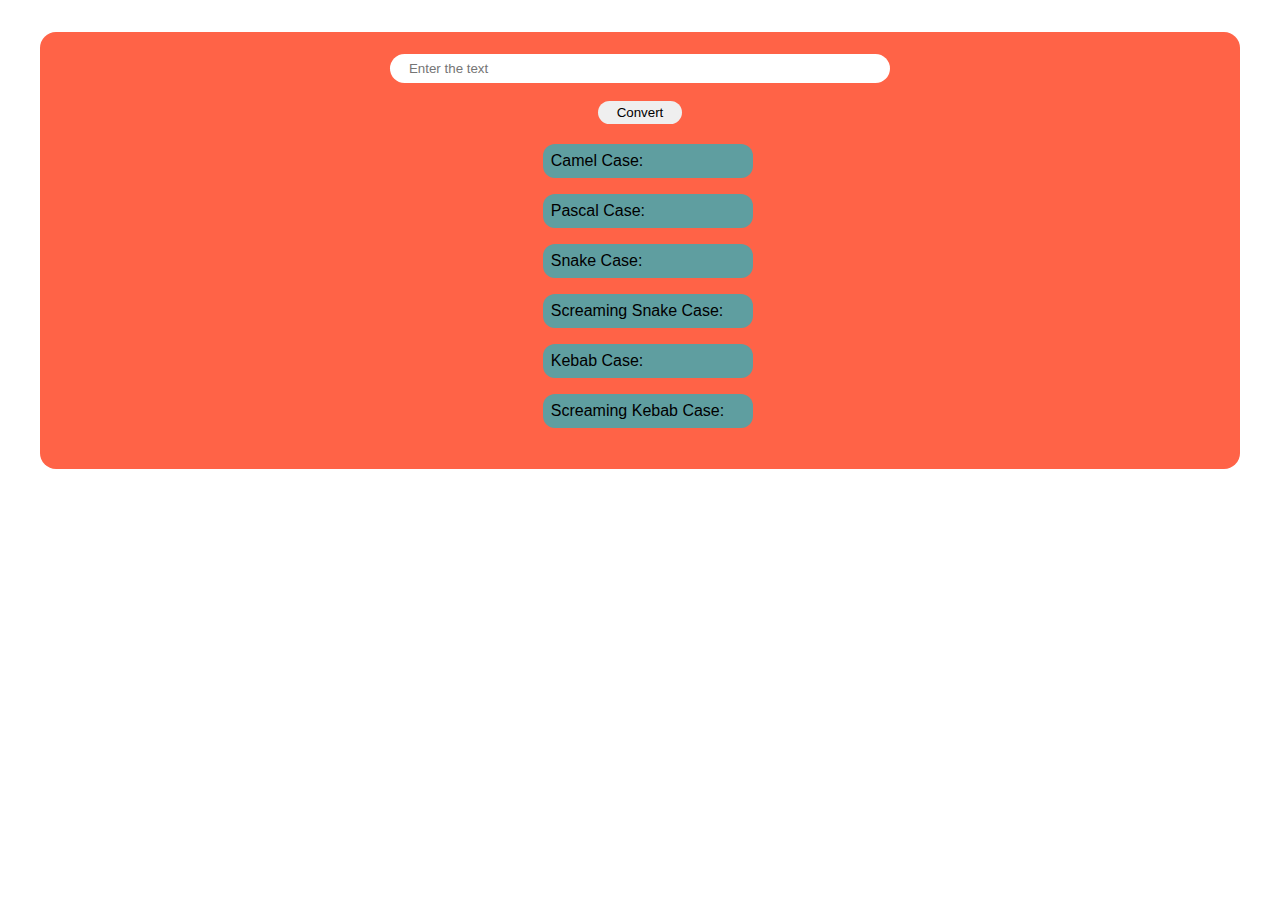
<file: Js Assignment/02NameConversion/index.html>
<!DOCTYPE html>
<html lang="en">
  <head>
    <meta charset="UTF-8" />
    <meta http-equiv="X-UA-Compatible" content="IE=edge" />
    <meta name="viewport" content="width=device-width, initial-scale=1.0" />
    <title>Name Conversion</title>
    <link rel="stylesheet" href="index.css" />
  </head>
  <body>
    <div class="naming_conversion">
      <input placeholder="Enter the text" type="text" id="text" />
      <button id="convert-btn">Convert</button>

      <div class="cases_div">
        <div class="case_div">
          <h1>Camel Case:</h1>
          <p id="camel-case"></p>
        </div>
        <div class="case_div">
          <h1>Pascal Case:</h1>
          <p id="pascal-case"></p>
        </div>
        <div class="case_div">
          <h1>Snake Case:</h1>
          <p id="snake-case"></p>
        </div>
        <div class="case_div">
          <h1>Screaming Snake Case:</h1>
          <p id="screaming-snake-case"></p>
        </div>
        <div class="case_div">
          <h1>Kebab Case:</h1>
          <p id="kebab-case"></p>
        </div>
        <div class="case_div">
          <h1>Screaming Kebab Case:</h1>
          <p id="screaming-kebab-case"></p>
        </div>
      </div>
    </div>
    <script src="nameConversion.js"></script>
  </body>
</html>
</file>
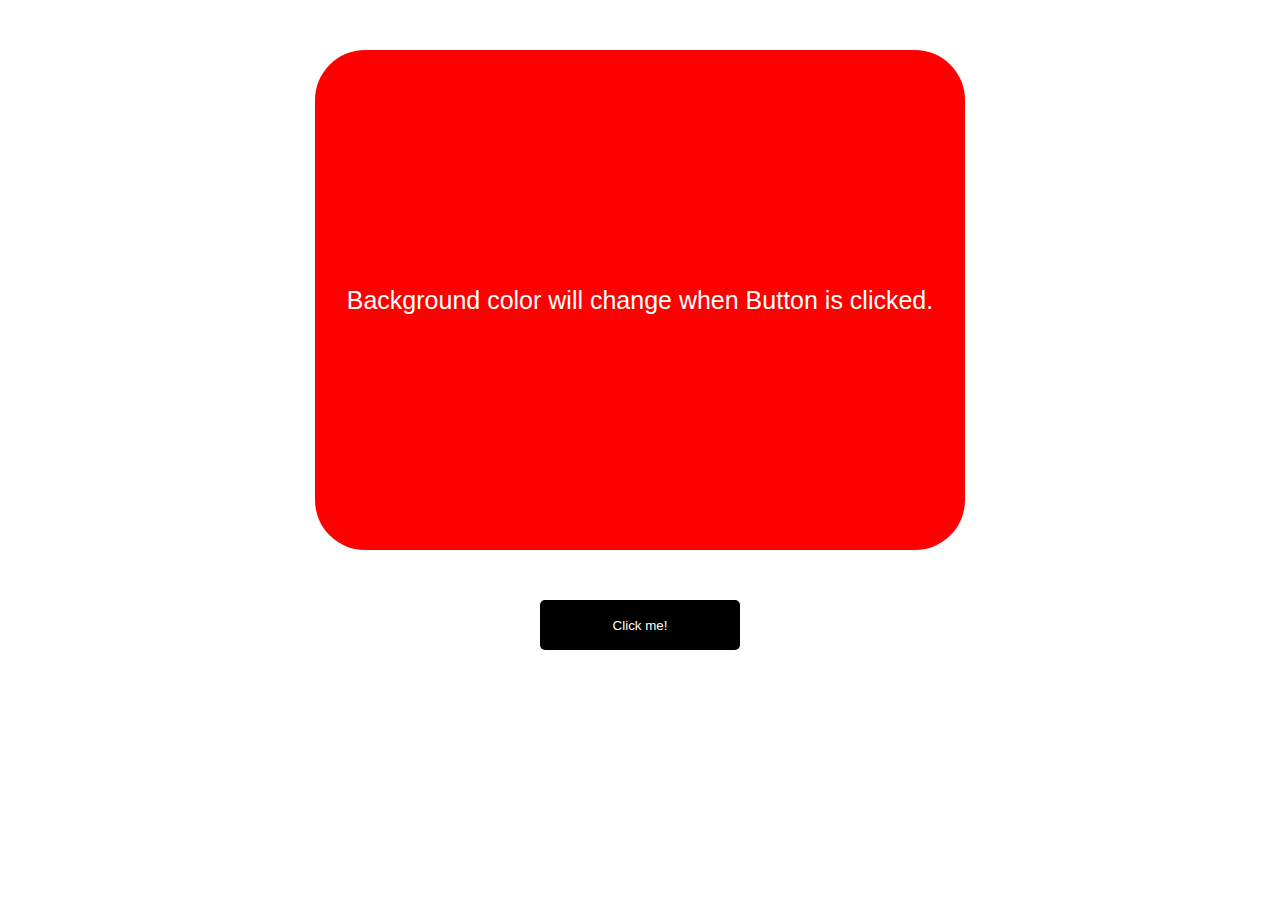
<file: Js Assignment/03ColorChanger/index.html>
<!DOCTYPE html>
<html lang="en">
<head>
    <meta charset="UTF-8">
    <meta name="viewport" content="width=device-width, initial-scale=1.0">
    <meta http-equiv="X-UA-Compatible" content="ie=edge">
    <link rel="stylesheet" href="style.css">
    <title>JavaScript Color Changing App</title>
</head>
<body>
    <div id="canvas">
        Background color will change when Button is clicked.
    </div>
    
    <button id="button">Click me!</button>
    
    

    <script src="app.js"></script>
</body>
</html>
</file>
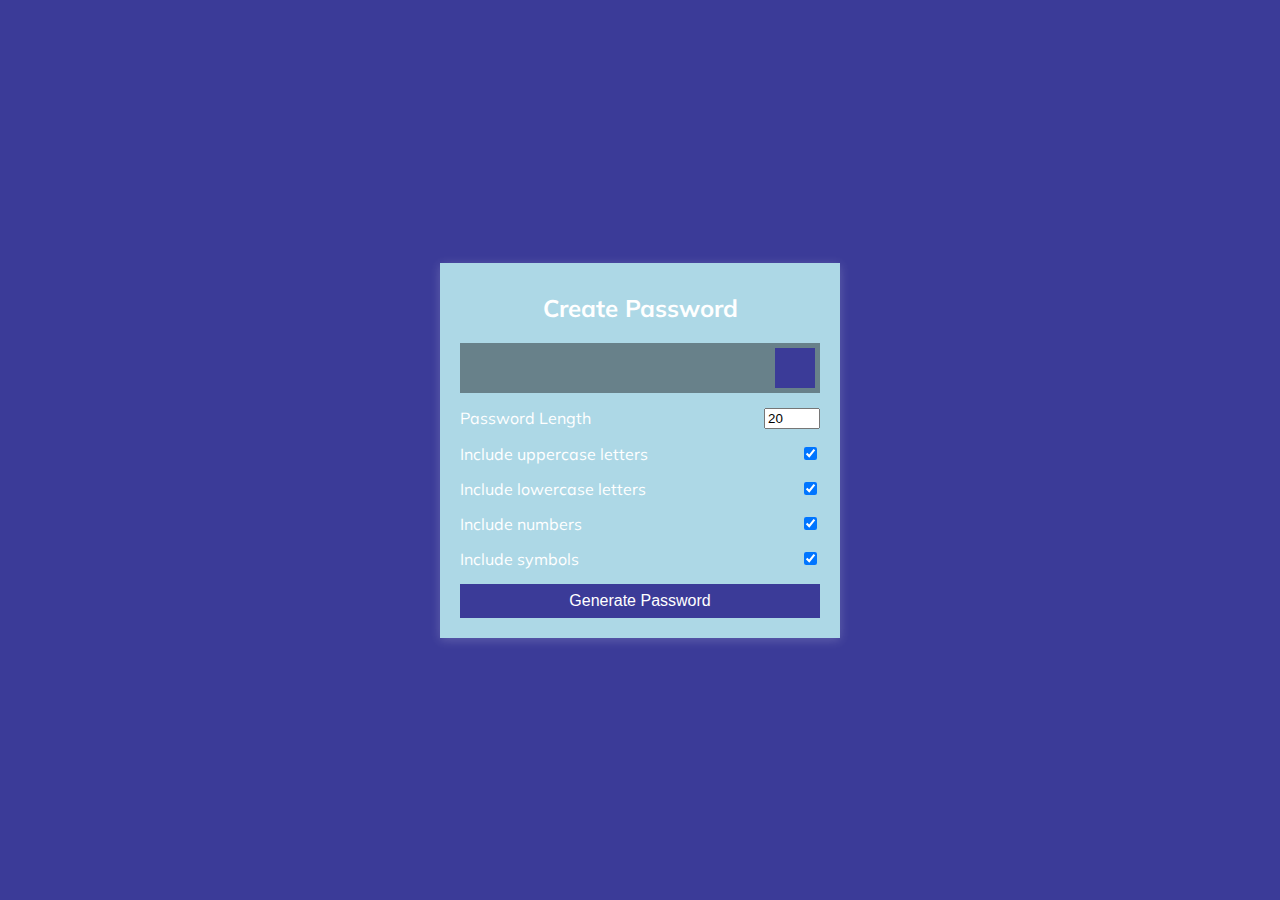
<file: Js Assignment/04PasswordGenerator/index.html>
<!DOCTYPE html>
<html lang="en">
  <head>
    <meta charset="UTF-8" />
    <meta name="viewport" content="width=device-width, initial-scale=1.0" />
    <link
      rel="stylesheet"
      href="https://cdnjs.cloudflare.com/ajax/libs/font-awesome/5.14.0/css/all.min.css"
      integrity="sha512-1PKOgIY59xJ8Co8+NE6FZ+LOAZKjy+KY8iq0G4B3CyeY6wYHN3yt9PW0XpSriVlkMXe40PTKnXrLnZ9+fkDaog=="
      crossorigin="anonymous"
    />
    <link rel="stylesheet" href="./style.css" />
    <title>Password Generator</title>
  </head>
  <body>
    <div class="container">
      <h2>Create Password</h2>
      <div class="result-container">
        <span id="result"></span>
        <button class="btn" id="clipboard">
          <i class="far fa-clipboard"></i>
        </button>
      </div>
      <div class="settings">
        <div class="setting">
          <label>Password Length</label>
          <input type="number" id="length" min="4" max="20" value="20" />
        </div>
        <div class="setting">
          <label>Include uppercase letters</label>
          <input type="checkbox" id="uppercase" checked />
        </div>
        <div class="setting">
          <label>Include lowercase letters</label>
          <input type="checkbox" id="lowercase" checked />
        </div>
        <div class="setting">
          <label>Include numbers</label>
          <input type="checkbox" id="numbers" checked />
        </div>
        <div class="setting">
          <label>Include symbols</label>
          <input type="checkbox" id="symbols" checked />
        </div>
      </div>

      <button class="btn btn-large" id="generate">Generate Password</button>
    </div>
    <script src="./script.js"></script>
  </body>
</html>
</file>
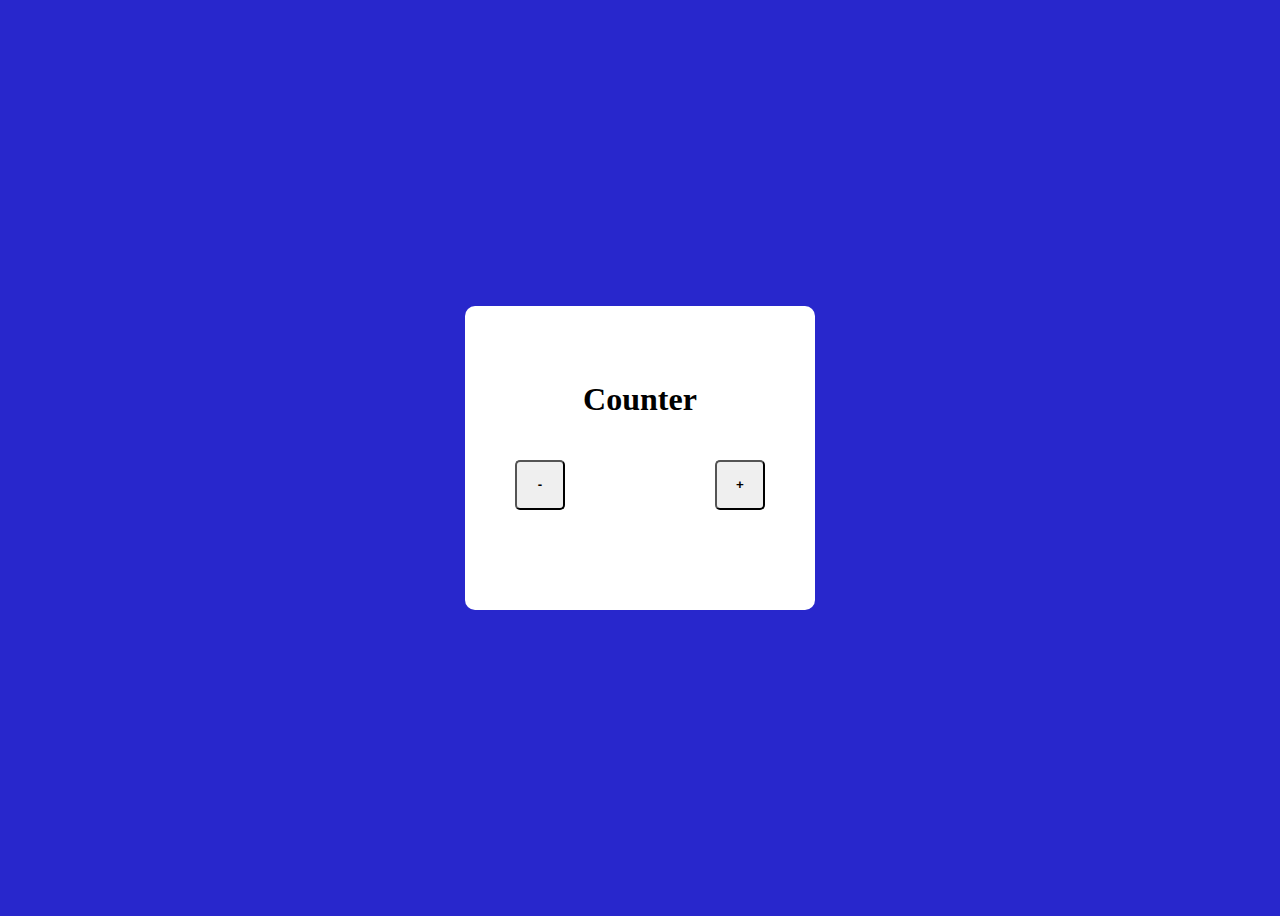
<file: Js Assignment/BasicCounter/index.html>
<!DOCTYPE html>
<html lang="en">
  <head>
    <meta charset="UTF-8" />
    <meta http-equiv="X-UA-Compatible" content="IE=edge" />
    <meta name="viewport" content="width=device-width, initial-scale=1.0" />
    <title>Basic Counter</title>
    <link rel="stylesheet" href="style.css" />
  </head>
  <body>
    <div class="container">
      <h1>Counter</h1>
      <div class="counter">
        <button onclick="decrease()">-</button>
        <h1 id="number"></h1>
        <button onclick="increase()">+</button>
      </div>
      <p id="error">Error</p>
    </div>
  </body>

  <script>
    let number = 0;
    let num = document.querySelector("#number");
    function decrease() {
      num.innerText = number--;
    }

    function increase() {
      num.innerText = number++;
    }
  </script>
</html>
</file>
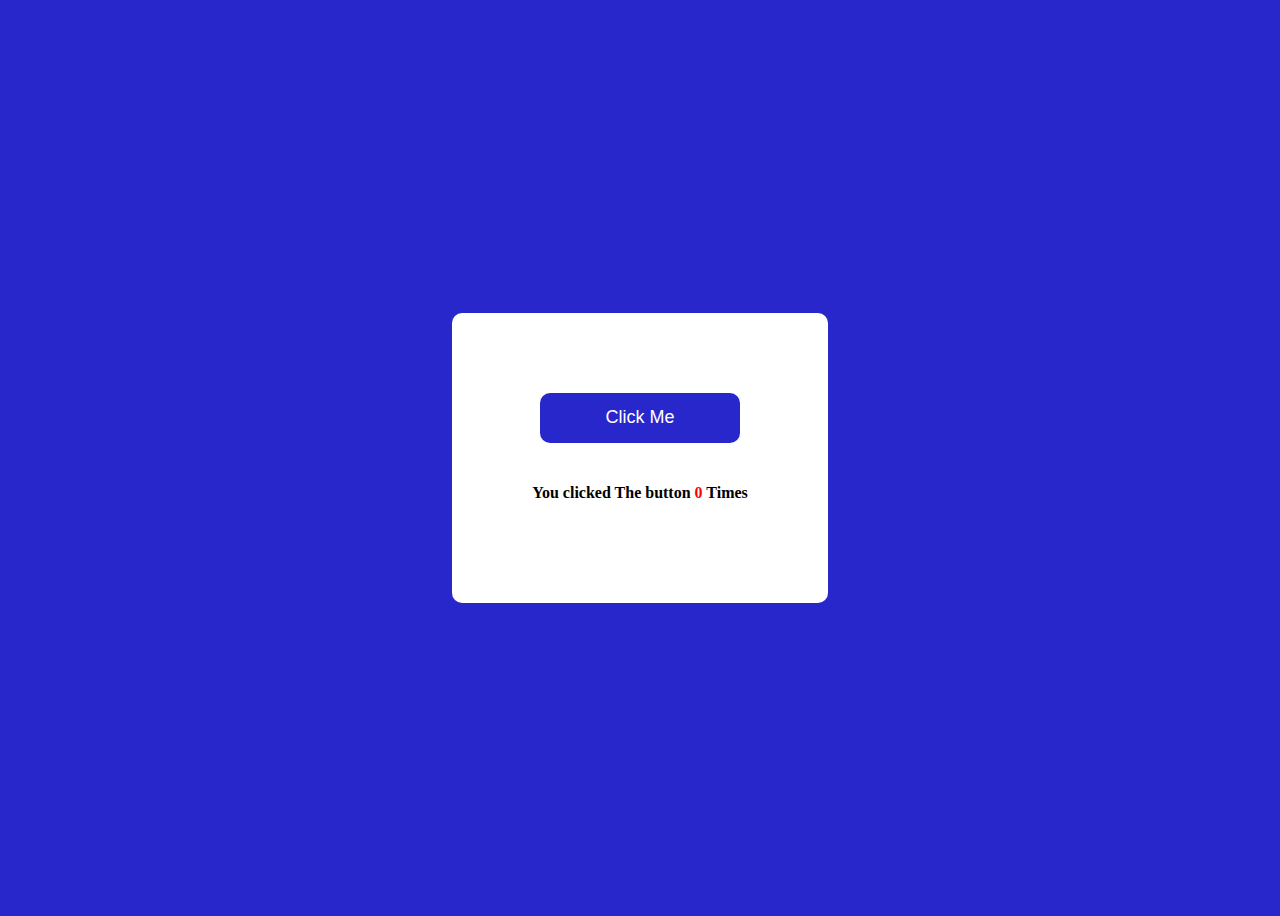
<file: Js Assignment/ClickTheButton/index.html>
<!DOCTYPE html>
<html lang="en">
  <head>
    <meta charset="UTF-8" />
    <meta http-equiv="X-UA-Compatible" content="IE=edge" />
    <meta name="viewport" content="width=device-width, initial-scale=1.0" />
    <title>Click The Button</title>
    <link rel="stylesheet" href="style.css" />
  </head>
  <body>
    <div class="container">
      <button onclick="increase()">Click Me</button>
      <h4>You clicked The button <span id="counter">0</span> Times</h4>
    </div>
  </body>
  <script>
    let number = 1;
    let num = document.querySelector("#counter");
    document.getElementsByTagName;
    function increase() {
      num.innerText = number++;
    }
  </script>
</html>
</file>
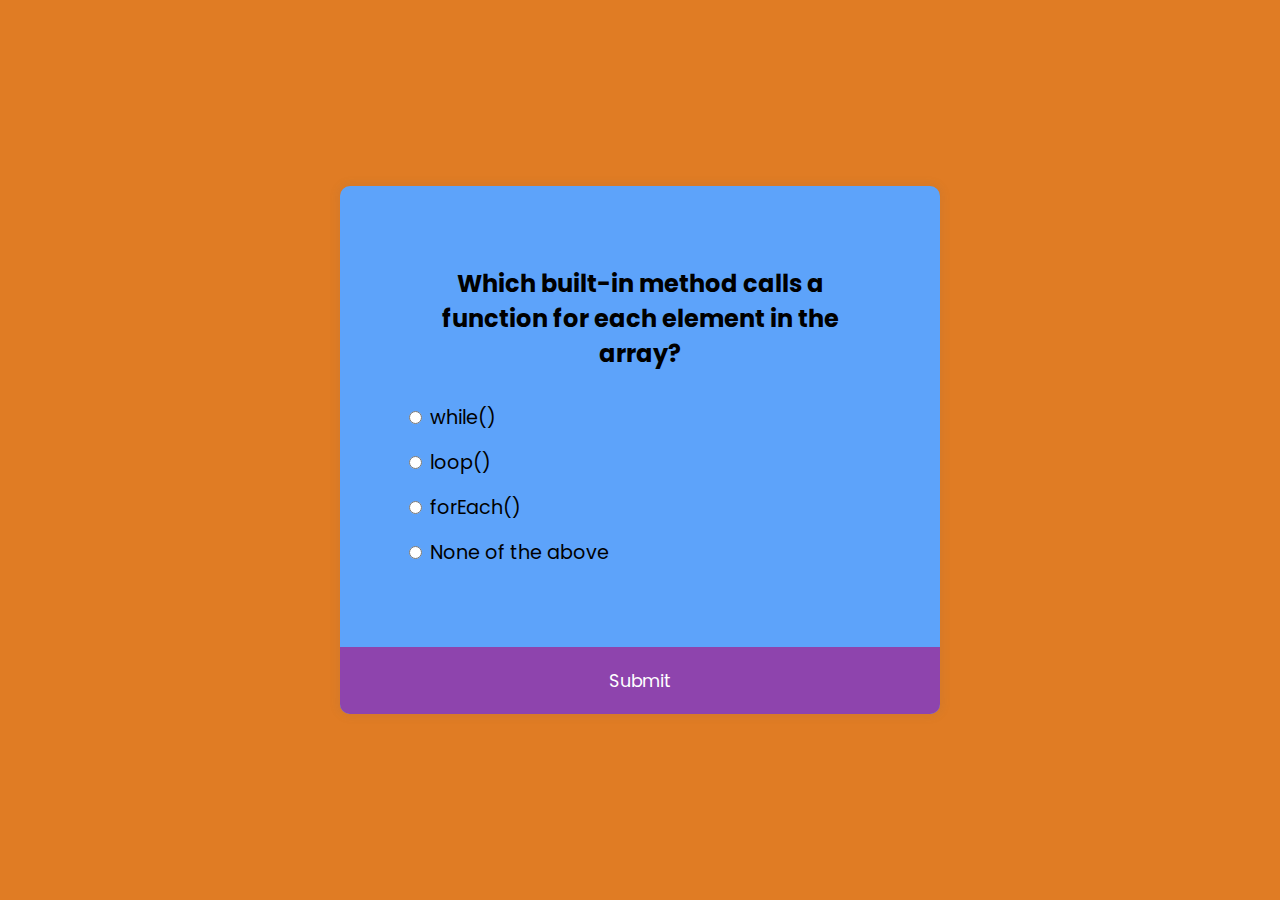
<file: Js Assignment/JsQuizApp/index.html>
<!DOCTYPE html>
<html lang="en">
  <head>
    <meta charset="UTF-8" />
    <meta name="viewport" content="width=device-width, initial-scale=1.0" />
    <link rel="stylesheet" href="./style.css" />
    <title>Quiz App</title>
  </head>
  <body>
    <div class="quiz-container" id="quiz">
      <div class="quiz-header">
        <h2 id="question">Question text</h2>
        <ul>
          <li>
            <input type="radio" name="answer" id="a" class="answer" />
            <label for="a" id="a_text">Question</label>
          </li>

          <li>
            <input type="radio" name="answer" id="b" class="answer" />
            <label for="b" id="b_text">Question</label>
          </li>

          <li>
            <input type="radio" name="answer" id="c" class="answer" />
            <label for="c" id="c_text">Question</label>
          </li>

          <li>
            <input type="radio" name="answer" id="d" class="answer" />
            <label for="d" id="d_text">Question</label>
          </li>
        </ul>
      </div>
      <button id="submit">Submit</button>
    </div>
    <script src="./script.js"></script>
  </body>
</html>
</file>
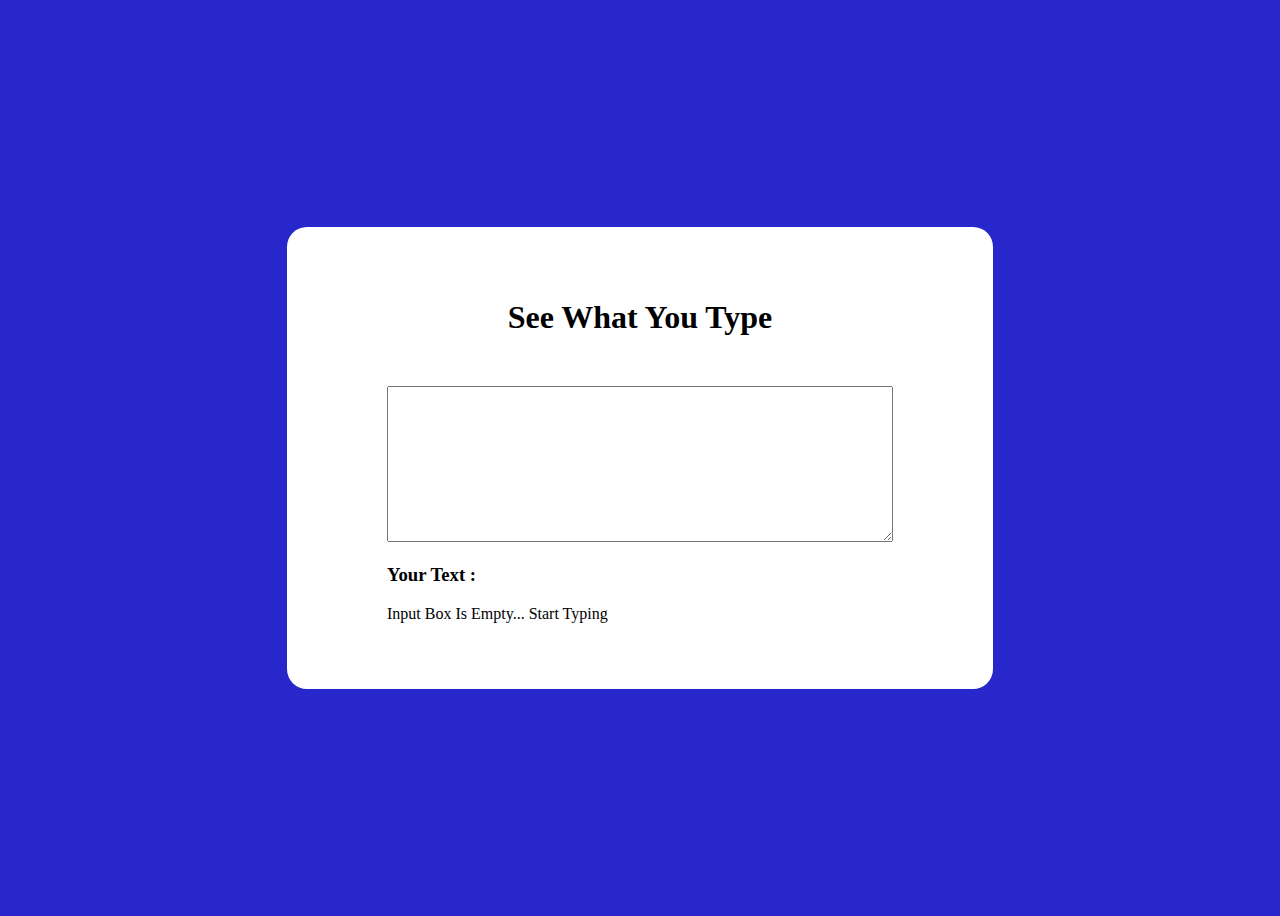
<file: Js Assignment/SeeWhatYouType/index.html>
<!DOCTYPE html>
<html lang="en">
  <head>
    <meta charset="UTF-8" />
    <meta http-equiv="X-UA-Compatible" content="IE=edge" />
    <meta name="viewport" content="width=device-width, initial-scale=1.0" />
    <title>See What You Type</title>
    <link rel="stylesheet" href="style.css" />
  </head>
  <body>
    <div class="container">
      <h1>See What You Type</h1>
      <textarea id="input" cols="30" rows="10" oninput="update()"></textarea>
      <h3>Your Text :</h3>
      <p id="output">Input Box Is Empty... Start Typing</p>
    </div>
  </body>
  <script>
    let textArea = document.querySelector("#input").textContent;
    let output = document.querySelector("#output");

    function update() {
      textArea = document.querySelector("#input").value;
      output.textContent = textArea;
    }
  </script>
</html>
</file>
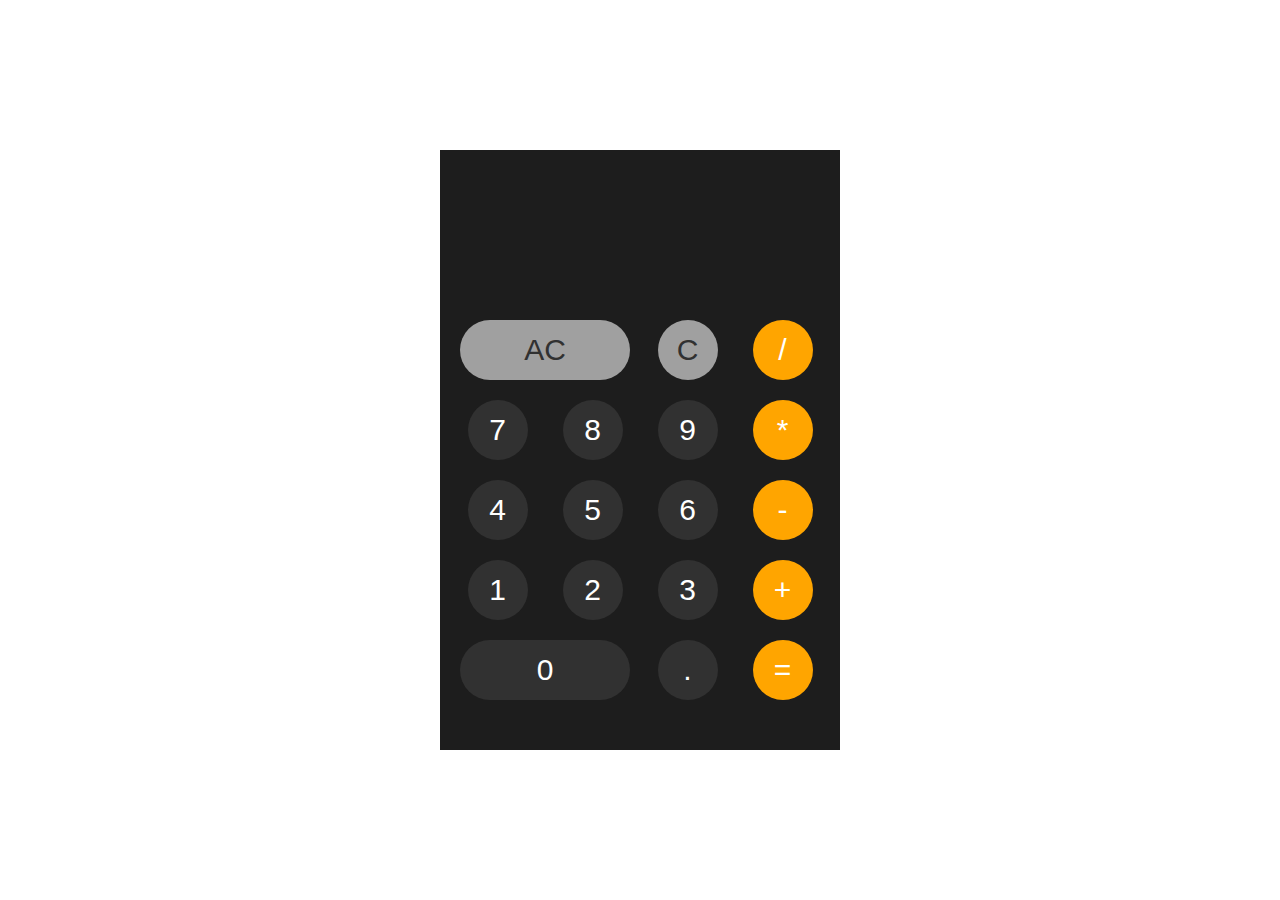
<file: Js Projects/Calculator App/index.html>
<!DOCTYPE html>
<html lang="en">
  <head>
    <meta charset="UTF-8" />
    <meta http-equiv="X-UA-Compatible" content="IE=edge" />
    <meta name="viewport" content="width=device-width, initial-scale=1.0" />
    <link rel="stylesheet" href="style.css" />
    <title>Calculator App</title>
  </head>
  <body>
    <div class="calculator">
      <div class="output">
        <div class="mini-screen" data-previous-operand></div>
        <div class="calculator-screen" data-current-operand></div>
      </div>

      <div class="calculator-keys">
        <button type="button" class="operator color-orange" value="+" data-operations>+</button>
        <button type="button" class="operator color-orange" value="-" data-operations>-</button>
        <button type="button" class="operator color-orange" value="*" data-operations>*</button>
        <button type="button" class="operator color-orange" value="/" data-operations>/</button>

        <button type="button" class="number color-dark-grey" value="7" data-number id="7">7</button>
        <button type="button" class="number color-dark-grey" value="8" data-number id="8">8</button>
        <button type="button" class="number color-dark-grey" value="9" data-number id="9">9</button>
        <button type="button" class="number color-dark-grey" value="4" data-number id="4">4</button>
        <button type="button" class="number color-dark-grey" value="5" data-number id="5">5</button>
        <button type="button" class="number color-dark-grey" value="6" data-number id="6">6</button>
        <button type="button" class="number color-dark-grey" value="1" data-number id="1">1</button>
        <button type="button" class="number color-dark-grey" value="2" data-number id="2">2</button>
        <button type="button" class="number color-dark-grey" value="3" data-number id="3">3</button>
        <button type="button" class="number color-dark-grey" value="0" data-number id="0">0</button>
        <button type="button" class="decimal color-dark-grey" value="." data-number>.</button>
        <button type="button" class="all-clear color-grey" value="all-clear" data-all-clear>AC</button>
        <button type="button" class="all-clear color-grey" value="delete" data-delete>C</button>

        <button type="button" class="equal-sign color-orange" value="=" data-equals>=</button>
      </div>
    </div>
    <script src="./app.js"></script>
  </body>
</html>
</file>
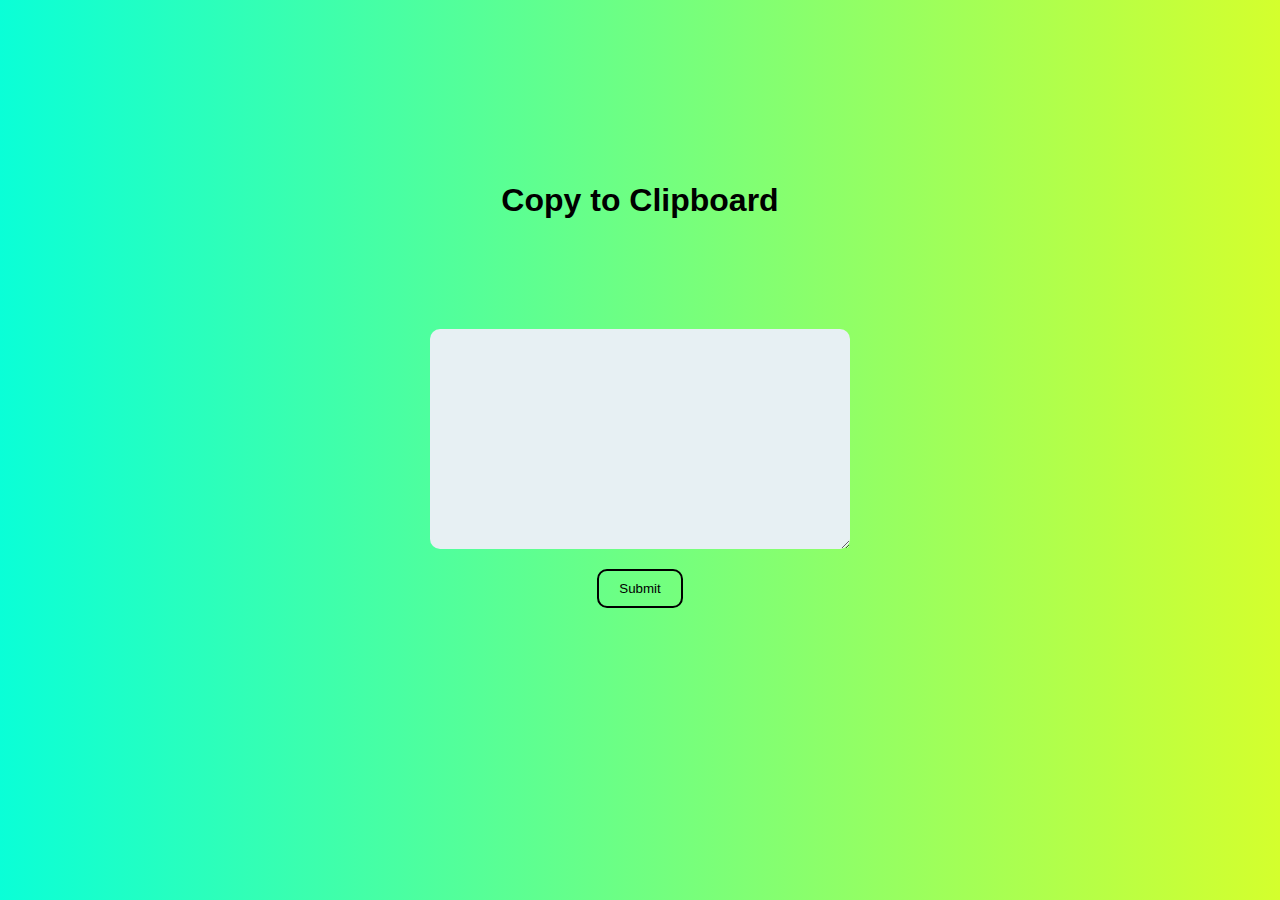
<file: Js Projects/Clipboard/index.html>
<!DOCTYPE html>
<html lang="en">
  <head>
    <meta charset="UTF-8" />
    <meta http-equiv="X-UA-Compatible" content="IE=edge" />
    <meta name="viewport" content="width=device-width, initial-scale=1.0" />
    <link rel="stylesheet" href="style.css" />
    <title>Copy to Clipboard</title>
  </head>
  <body>
    <h1 class="heading">Copy to Clipboard</h1>
    <div class="checker">
      <textarea id="inputField" rows="10" cols="60"></textarea>
      <button id="check">Submit</button>
    </div>
    <script src="./script.js"></script>
  </body>
</html>
</file>
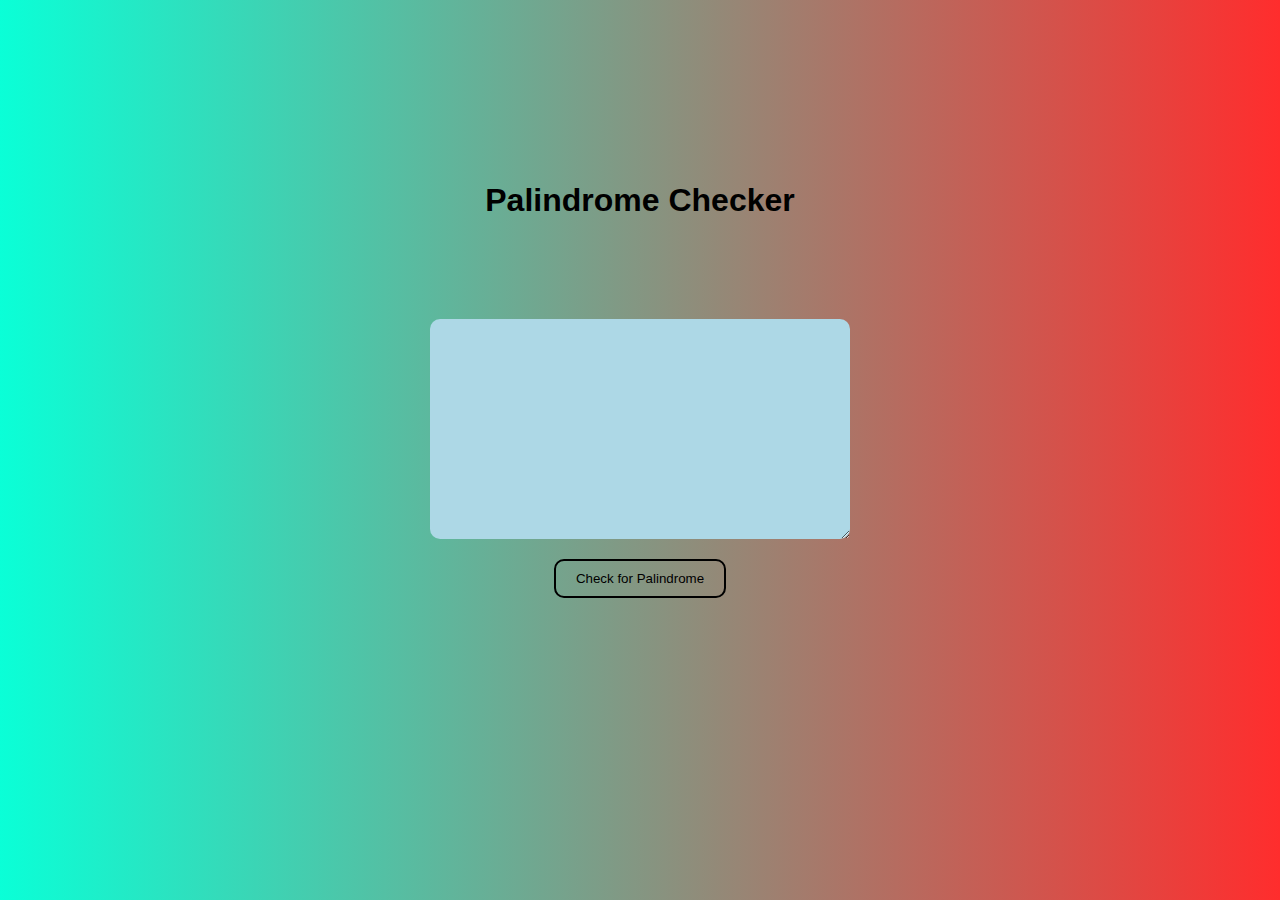
<file: Js Projects/Palindrome Checker/index.html>
<!DOCTYPE html>
<html lang="en">
  <head>
    <meta charset="UTF-8" />
    <meta http-equiv="X-UA-Compatible" content="IE=edge" />
    <meta name="viewport" content="width=device-width, initial-scale=1.0" />
    <link rel="stylesheet" href="style.css" />
    <title>Palindrome Checker</title>
  </head>
  <body>
    <h1 class="heading">Palindrome Checker</h1>

    <div class="checker">
      <textarea id="inputField" rows="10" cols="60"></textarea>
      <button id="check">Check for Palindrome</button>
      <p id="words"></p>
    </div>
    <script src="./script.js"></script>
  </body>
</html>
</file>
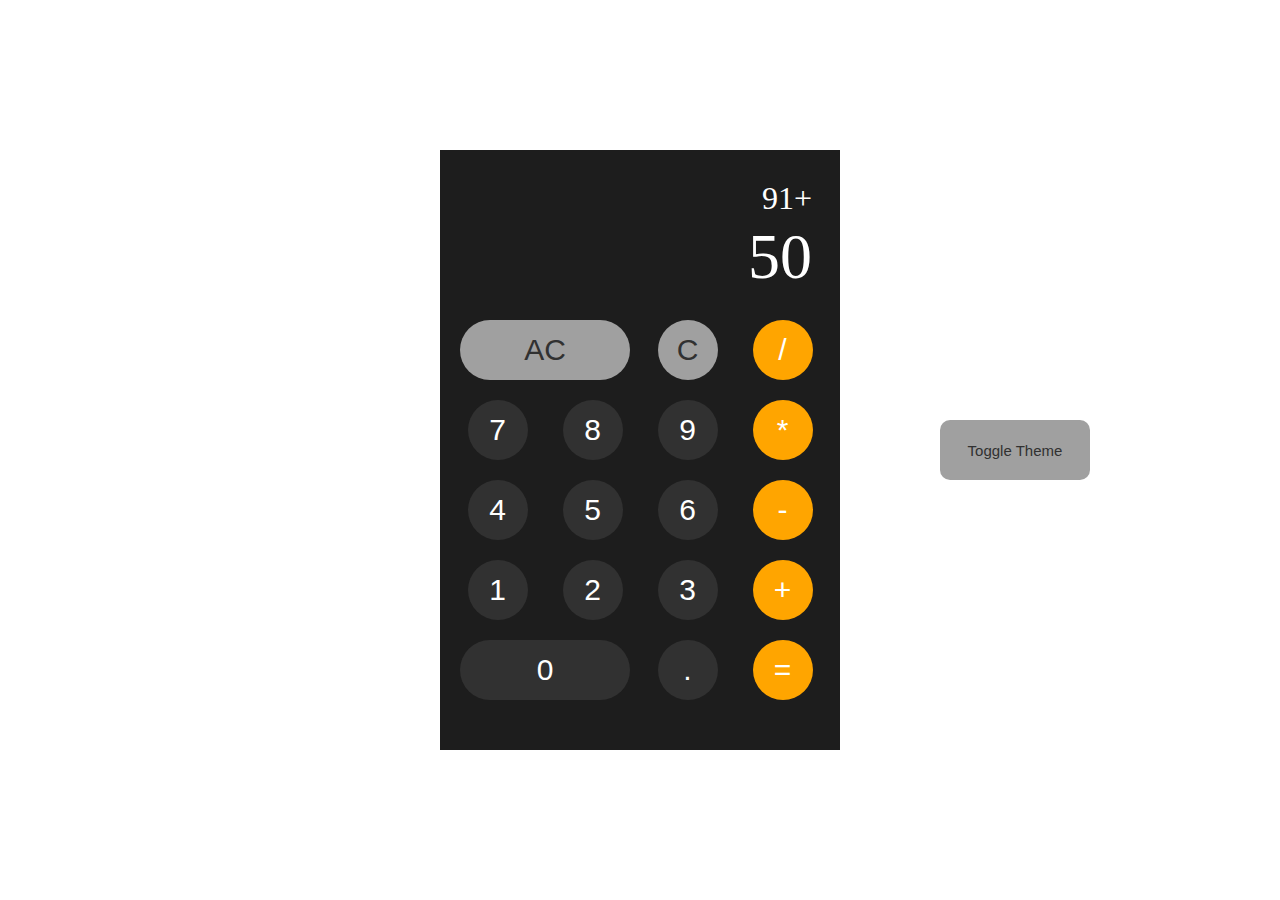
<file: Js Projects/Theme Changer/index.html>
<!DOCTYPE html>
<html lang="en">
  <head>
    <meta charset="UTF-8" />
    <meta http-equiv="X-UA-Compatible" content="IE=edge" />
    <meta name="viewport" content="width=device-width, initial-scale=1.0" />
    <link rel="stylesheet" href="style.css" />
    <title>Theme Changer</title>
  </head>
  <body>
    <div class="calculator">
      <div class="output">
        <div class="mini-screen" data-previous-operand>91+</div>
        <div class="calculator-screen" data-current-operand>50</div>
      </div>

      <div class="calculator-keys">
        <button type="button" class="operator color-orange" value="+" data-operations>+</button>
        <button type="button" class="operator color-orange" value="-" data-operations>-</button>
        <button type="button" class="operator color-orange" value="*" data-operations>*</button>
        <button type="button" class="operator color-orange" value="/" data-operations>/</button>

        <button type="button" class="number color-dark-grey" value="7" data-number id="7">7</button>
        <button type="button" class="number color-dark-grey" value="8" data-number id="8">8</button>
        <button type="button" class="number color-dark-grey" value="9" data-number id="9">9</button>
        <button type="button" class="number color-dark-grey" value="4" data-number id="4">4</button>
        <button type="button" class="number color-dark-grey" value="5" data-number id="5">5</button>
        <button type="button" class="number color-dark-grey" value="6" data-number id="6">6</button>
        <button type="button" class="number color-dark-grey" value="1" data-number id="1">1</button>
        <button type="button" class="number color-dark-grey" value="2" data-number id="2">2</button>
        <button type="button" class="number color-dark-grey" value="3" data-number id="3">3</button>
        <button type="button" class="number color-dark-grey" value="0" data-number id="0">0</button>
        <button type="button" class="decimal color-dark-grey" value="." data-number>.</button>
        <button type="button" class="all-clear color-grey" value="all-clear" data-all-clear>AC</button>
        <button type="button" class="all-clear color-grey" value="delete" data-delete>C</button>

        <button type="button" class="equal-sign color-orange" value="=" data-equals>=</button>
      </div>
      <button class="theme-btn theme-btn-light">Toggle Theme</button>
    </div>
    <script src="./script.js"></script>
  </body>
</html>
</file>
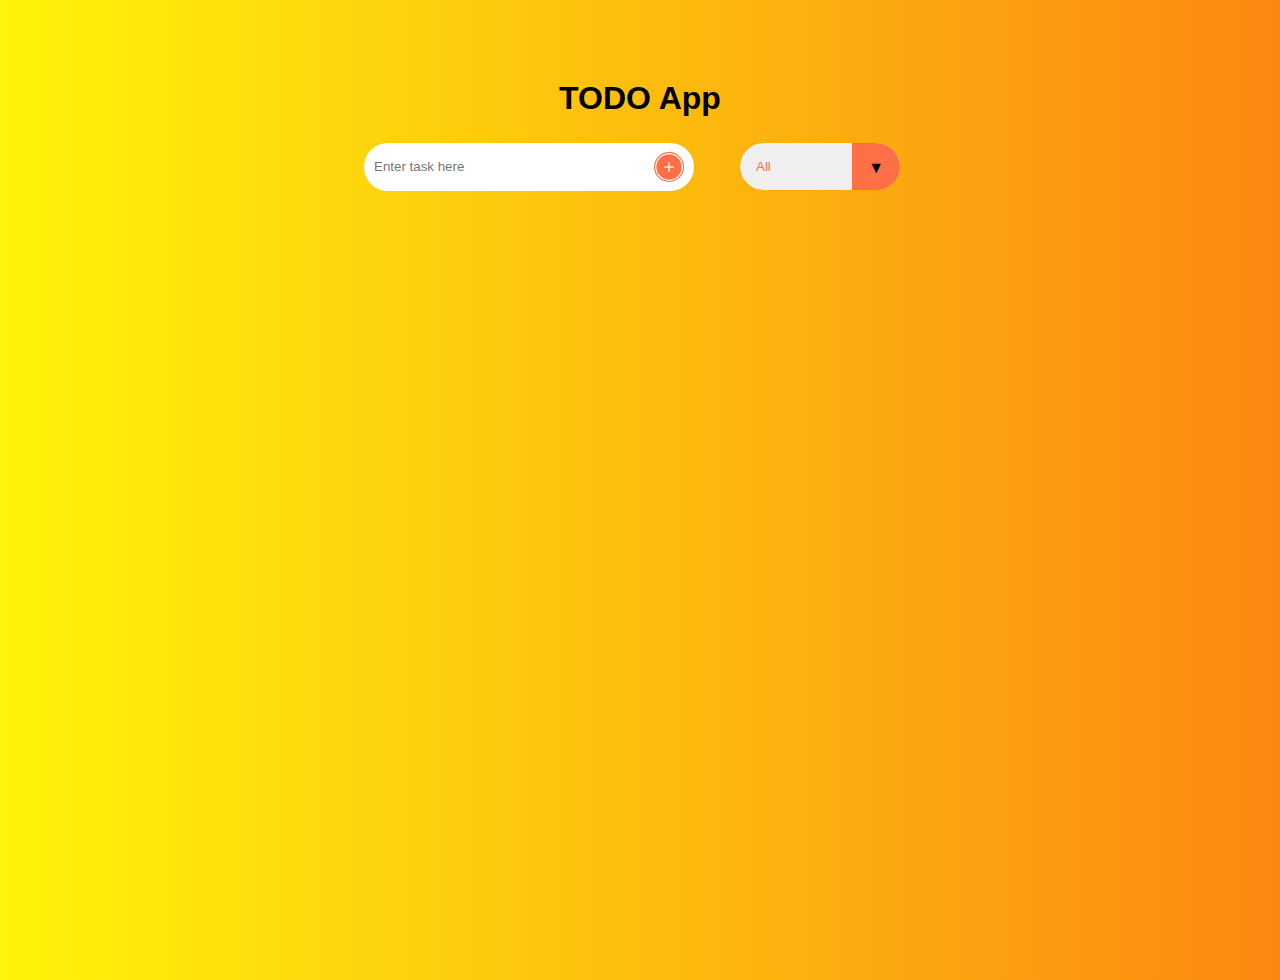
<file: Js Projects/Todo App/index.html>
<!DOCTYPE html>
<html lang="en">
  <head>
    <meta charset="UTF-8" />
    <meta http-equiv="X-UA-Compatible" content="IE=edge" />
    <meta name="viewport" content="width=device-width, initial-scale=1.0" />
    <link rel="stylesheet" href="./style.css" />
    <title>Todo App</title>
  </head>
  <body>
    <div class="to-do-app">
      <div class="add">
        <div class="title">
          <h1>TODO App</h1>
        </div>
        <form class="input">
          <input type="text" placeholder="Enter task here" class="input-task" />
          <button class="todo-btn add-task-btn">
            <img src="./assets/icons8-add-50.png" alt="" class="add-img" />
          </button>
          <div class="select">
            <select name="todos" class="filter-todo">
              <option value="all">All</option>
              <option value="completed">Completed</option>
              <option value="uncompleted">Uncompleted</option>
            </select>
          </div>
        </form>
      </div>
      <ul class="todo-list"></ul>
    </div>
    <script src="./script.js"></script>
  </body>
</html>
</file>
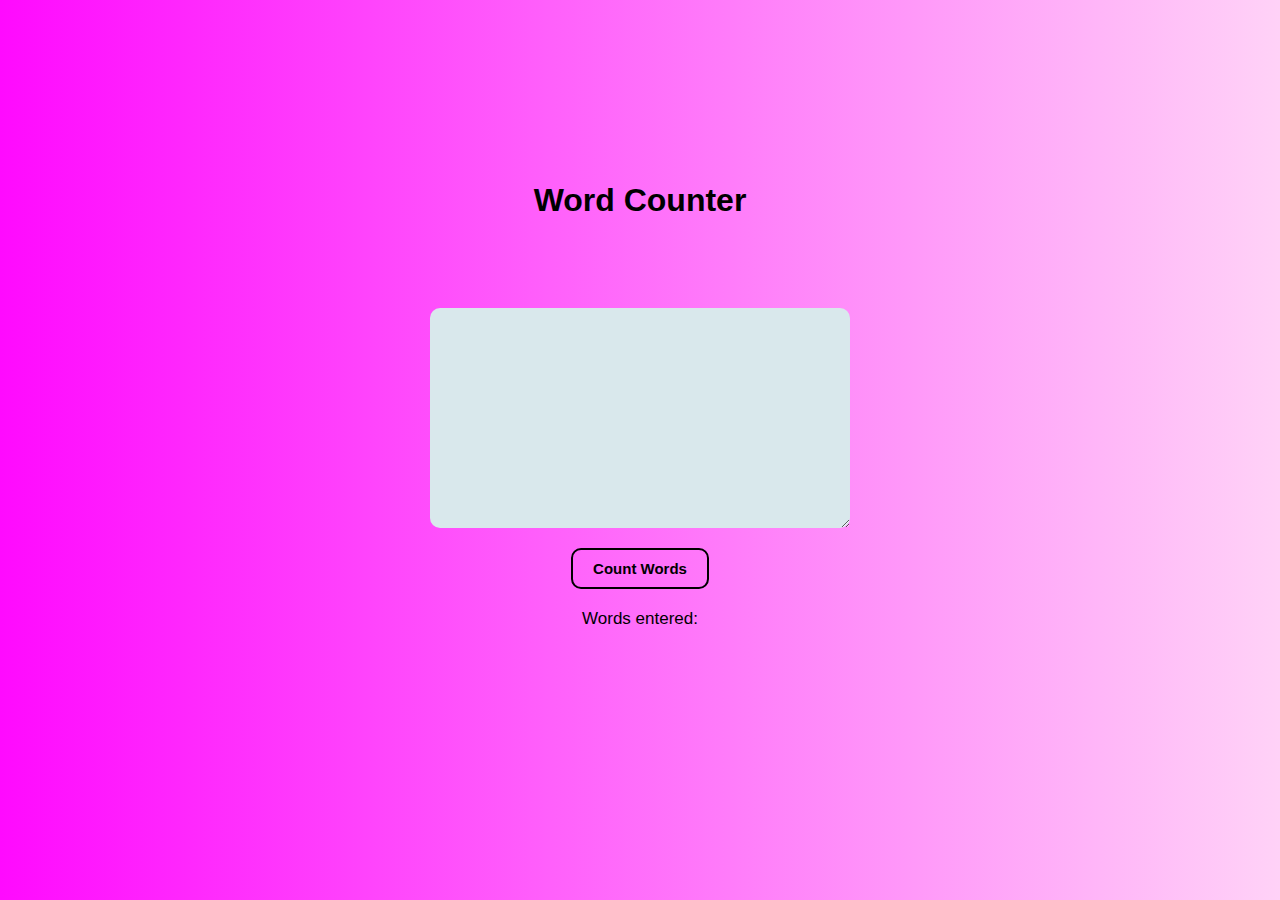
<file: Js Projects/Word Counter/index.html>
<!DOCTYPE html>
<html lang="en">
  <head>
    <meta charset="UTF-8" />
    <meta http-equiv="X-UA-Compatible" content="IE=edge" />
    <meta name="viewport" content="width=device-width, initial-scale=1.0" />
    <link rel="stylesheet" href="style.css" />
    <title>Word Counter</title>
  </head>
  <body>
    <h1 class="heading">Word Counter</h1>
    <div class="counter">
      <textarea id="inputField" rows="10" cols="60"></textarea>
      <button id="count">Count Words</button>
      <p id="words">Words entered:</p>
    </div>
    <script src="./script.js"></script>
  </body>
</html>
</file>
<file: Js Assignment/02NameConversion/index.css>
.naming_conversion {
  margin: 2em;
  padding: 1.4em;
  background: tomato;
  border-radius: 16px;
  display: flex;
  justify-content: center;
  align-items: center;
  flex-direction: column;
}

.naming_conversion .cases_div {
  border-radius: 16px;
  padding: 0.7em;
}

.naming_conversion #text {
  margin: 0em 0em 1.4em;
  outline: 0;
  border-radius: 16px;
  box-shadow: none;
  border: navajowhite;
  padding: 0.5em 1.4em;
  width: 40%;
}

.cases_div {
  display: flex;
  justify-content: flex-start;
  flex-direction: column;
}

.case_div {
  width: 100%;
  background-color: cadetblue;
  border-radius: 12px;
  margin: 0.5em 0em;
  padding: 0.5em;
  display: flex;
  align-items: center;
  column-gap: 5px;
}

.case_div h1 {
  font-size: 1em;
  font-weight: 500;
  font-family: "Segoe UI", Tahoma, Geneva, Verdana, sans-serif;
  padding: 0em;
  margin: 0em;
}

.case_div p {
  font-size: 1.2em;
  font-weight: bold;
  font-family: "Segoe UI", Tahoma, Geneva, Verdana, sans-serif;
  padding: 0em;
  margin: 0em;
  color: black;
}

#convert-btn {
  outline: none;
  box-shadow: none;
  border: none;
  border-radius: 12px;
  padding: 0.3em 1.4em;
  cursor: pointer;
}
</file>
<file: Js Assignment/03ColorChanger/style.css>
#canvas{
    background-color: red;
    color: white;
    font-family: 'Trebuchet MS', 'Lucida Sans Unicode', 'Lucida Grande', 'Lucida Sans', Arial, sans-serif;
    font-size: 25px;
    width: 650px;
    height: 500px;
    margin: 50px auto 50px;
    text-align: center;
    display: flex;
    justify-content: center;
    align-items: center;
    border-radius: 50px;
}

#button{
    text-align: center;
    width: 200px;
    height: 50px;
    margin: 50px auto 50px;
    color: white;
    font-family: 'Trebuchet MS', 'Lucida Sans Unicode', 'Lucida Grande', 'Lucida Sans', Arial, sans-serif;
    background: black;
    border-radius: 5px;
    border-style: none;
    display: block;
}
</file>
<file: Js Assignment/04PasswordGenerator/style.css>
@import url("https://fonts.googleapis.com/css?family=Muli&display=swap");

* {
  box-sizing: border-box;
}

body {
  background-color: #3b3b98;
  color: #fff;
  font-family: "Muli", sans-serif;
  display: flex;
  flex-direction: column;
  align-items: center;
  justify-content: center;
  height: 100vh;
  overflow: hidden;
  padding: 10px;
  margin: 0;
}

h2 {
  margin: 10px 0 20px;
  text-align: center;
}

.container {
  box-shadow: 0px 2px 10px rgba(255, 255, 255, 0.2);
  background-color: #add8e6;
  padding: 20px;
  width: 400px;
  max-width: 100%;
}

.result-container {
  background-color: rgba(0, 0, 0, 0.4);
  display: flex;
  justify-content: flex-start;
  align-items: center;
  position: relative;
  font-size: 18px;
  letter-spacing: 1px;
  padding: 12px 10px;
  height: 50px;
  width: 100%;
}

.result-container #result {
  word-wrap: break-word;
  max-width: calc(100% - 40px);
  overflow-y: scroll;
  height: 100%;
}

#result::-webkit-scrollbar {
  width: 1rem;
}

.result-container .btn {
  position: absolute;
  top: 5px;
  right: 5px;
  width: 40px;
  height: 40px;
  font-size: 20px;
}

.btn {
  border: none;
  background-color: #3b3b98;
  color: #fff;
  font-size: 16px;
  padding: 8px 12px;
  cursor: pointer;
}

.btn-large {
  display: block;
  width: 100%;
}

.setting {
  display: flex;
  justify-content: space-between;
  align-items: center;
  margin: 15px 0;
}
</file>
<file: Js Assignment/BasicCounter/style.css>
body{
    background-color: #2827CC;
    display: flex;
    align-items: center;
    justify-content: center;
    height: 100vh;
}

.container{
    background-color: #fff;
    width: 250px;
    padding: 50px;
    display: flex;
    flex-direction: column;
    justify-content: center;
    border-radius: 10px;
}
h1{
    text-align: center;
    margin-top: 25px;
}

.counter{
    display: flex;
    justify-content: space-between;    
    padding-bottom: 50px;
}

button{
    width: 50px;
    height: 50px;
    margin-top: 20px;
    border-width: 2px;
    border-radius: 5px;
    font-weight: bolder;
}

p{
    text-align: center;
    color: red;
    display: none;
}
</file>
<file: Js Assignment/ClickTheButton/style.css>
body {
  background-color: #2827cc;
  display: flex;
  justify-content: center;
  height: 100vh;
  align-items: center;
}

.container {
  background-color: #fff;
  padding: 80px;
  text-align: center;
  border-radius: 10px;
}

button {
  margin-bottom: 20px;
  width: 200px;
  height: 50px;
  border-radius: 10px;
  background-color: #2827cc;
  color: #fff;
  border-color: transparent;
  font-size: large;
  box-shadow: 0;
}

button:active {
  transform: translateY(5px);
}

span{
    color: red;
}
</file>
<file: Js Assignment/JsQuizApp/style.css>
@import url("https://fonts.googleapis.com/css2?family=Poppins:wght@200;400&display=swap");

* {
  box-sizing: border-box;
}

body {
  background-color: #e07c24;
 
  font-family: "Poppins", sans-serif;
  display: flex;
  align-items: center;
  justify-content: center;
  height: 100vh;
  overflow: hidden;
  margin: 0;
}

.quiz-container {
  background-color:#5DA3FA;
  border-radius: 10px;
  box-shadow: 0 0 10px 2px rgba(100, 100, 100, 0.1);
  width: 600px;
  overflow: hidden;
}

.quiz-header {
  padding: 4rem;
}

h2 {
  padding: 1rem;
  text-align: center;
  margin: 0;
}

ul {
  list-style-type: none;
  padding: 0;
}

ul li {
  font-size: 1.2rem;
  margin: 1rem 0;
}

ul li label {
  cursor: pointer;
}

button {
  background-color: #8e44ad;
  color: #fff;
  border: none;
  display: block;
  width: 100%;
  cursor: pointer;
  font-size: 1.1rem;
  font-family: inherit;
  padding: 1.3rem;
}

button:hover {
  background-color: #732d91;
}

button:focus {
  outline: none;
  background-color: #5e3370;
}
</file>
<file: Js Assignment/SeeWhatYouType/style.css>
body {
  background-color: #2827cc;
  display: flex;
  justify-content: center;
  height: 100vh;
  align-items: center;
}

.container {
  background-color: #fff;
  padding: 50px 100px 50px 100px;
  border-radius: 20px;
}

h1 {
  margin-bottom: 50px;
  text-align: center;
}

textarea {
  width: 500px;
}
</file>
<file: Js Projects/Calculator App/style.css>
html {
    box-sizing: border-box;  /*ensures that the padding and border of an element no longer increases its width. */
}

*{
    margin: 0;
    padding: 0;
    outline: 0;
}

.calculator {
    background-color: #1d1d1d;
    position: absolute;
    top: 50%;
    left: 50%;
    transform: translate(-50%, -50%);
    width: 400px;
    border: none;
    height: 600px;
    display: flex;
    flex-direction: column;
    justify-content: center;
  }

  .mini-screen {
    width: 93%;
    font-size: 2rem;
    height: 40px;
    background-color: #1d1d1d;
    color: #fff;
    text-align: right;
    border: none;
  }

  .calculator-screen {
    width: 93%;
    font-size: 4rem;
    height: 80px;
    background-color: #1d1d1d;
    color: #fff;
    text-align: right;
    border: none;
  }

  button {
    height: 60px;
    width: 100%;
    width: 60px;
    border-radius: 50%;
    background-color: #fff;
    border: none;
    font-size: 30px;
    color: #fff;
    margin: 0 auto;
  }

  .calculator-keys {  /*Grid container*/
    width: 90%;
    display: grid;
    grid-template-columns: repeat(4, 1fr);
    grid-gap: 20px;
    padding: 20px;
    margin: 0 auto;
}

.color-orange {
    background-color: orange;
    color: #fff;
}

.color-dark-grey {
    background-color: #313131;
}

.color-grey {
    background-color: #A0A0A0;
    color: #313131;
}

[value="-"] {
    grid-column-start: 4;
  grid-row-start: 3;
}
[value="+"] {
    grid-column-start: 4;
  grid-row-start: 4;
}
[value="*"] {
    grid-column-start: 4;
  grid-row-start: 2;
}
[value="/"] {
    grid-column-start: 4;
  grid-row-start: 1;
}
[value="="] {
    grid-column-start: 4;
  grid-row-start: 5;
}

[value="all-clear"] {
    width: 100%;
    height: 60px;
    border-radius: 30px;
    grid-column-start: 1;
    grid-column-end: 3;
  grid-row-start: 1;
}

[value="delete"] {
    grid-column-start: 3;
    grid-row-start: 1;
}

.number[value="0"] {
    width: 100%;
    height: 60px;
    border-radius: 30px;
    grid-column-start: 1;
    grid-column-end: 3;
  grid-row-start: 5;
}
</file>
<file: Js Projects/Clipboard/style.css>
* {
    margin: 0;
    padding: 0;
    outline: 0;
}

body {
    width: 100vw;
    height: 100vh;
    display: flex;
    flex-direction: column;
    justify-content: center;
    align-items: center;
    font-family: sans-serif;
    background: linear-gradient(270deg, rgba(212,255,45,1) 0%, rgba(10,255,215,1) 100%);
}

.checker {
    height: 500px;
    width: 500px;
    display: flex;
    flex-direction: column;
    align-items: center;
    justify-content: center;
    row-gap: 20px;
}

#inputField {
    border: none;
    border-radius: 10px ;
    background-color: rgb(231, 240, 243);
    height: 200px;
    width: 400px;
    padding: 10px;
    font-family: sans-serif;
}

#check {
    border: none;
    padding: 10px 20px;
    border-radius: 10px ;
    background-color: transparent;
    border: 2px solid black;
}


#words {
    color: white;
}
</file>
<file: Js Projects/Palindrome Checker/style.css>
* {
    margin: 0;
    padding: 0;
    outline: 0;
}

body {
    width: 100vw;
    height: 100vh;
    display: flex;
    flex-direction: column;
    justify-content: center;
    align-items: center;
    font-family: sans-serif;
    background: linear-gradient(270deg, rgba(255,45,45,1) 0%, rgba(10,255,215,1) 100%);
}

.checker {
    height: 500px;
    width: 500px;
    display: flex;
    flex-direction: column;
    align-items: center;
    justify-content: center;
    row-gap: 20px;
}

#inputField {
    border: none;
    border-radius: 10px ;
    background-color: lightblue;
    height: 200px;
    width: 400px;
    padding: 10px;
    font-family: sans-serif;
}

#check {
    border: none;
    padding: 10px 20px;
    border-radius: 10px ;
    background-color: transparent;
    border: 2px solid black;
}

#words {
    color: black;
    font-size: 20px;
}
</file>
<file: Js Projects/Theme Changer/style.css>
html {
    box-sizing: border-box;  /*ensures that the padding and border of an element no longer increases its width. */
}

*{
    margin: 0;
    padding: 0;
    outline: 0;
}

.calculator {
    background-color: #1d1d1d;
    position: absolute;
    top: 50%;
    left: 50%;
    transform: translate(-50%, -50%);
    width: 400px;
    border: none;
    height: 600px;
    display: flex;
    flex-direction: column;
    justify-content: center;
  }

  .calculator-light {
    background-color: #fff;
    border: 2px solid #313131;
  }

  .mini-screen {
    width: 93%;
    font-size: 2rem;
    height: 40px;
    background-color: #1d1d1d;
    color: #fff;
    text-align: right;
    border: none;
  }

  .calculator-screen {
      width: 93%;
      font-size: 4rem;
      height: 80px;
      background-color: #1d1d1d;
      color: #fff;
      text-align: right;
      border: none;
    }
    
    .screen-light {
      background-color: #fff;
      color: #313131;
    }
    button {
    height: 60px;
    width: 100%;
    width: 60px;
    border-radius: 50%;
    background-color: #fff;
    border: none;
    font-size: 30px;
    color: #fff;
    margin: 0 auto;
  }

  .calculator-keys {  /*Grid container*/
    width: 90%;
    display: grid;
    grid-template-columns: repeat(4, 1fr);
    grid-gap: 20px;
    padding: 20px;
    margin: 0 auto;
}

.color-orange {
    background-color: orange;
    color: #fff;
}
.color-orange-light {
    background-color: transparent;
    border: 2px solid orange;
    color: orange;
}

.color-dark-grey {
    background-color: #313131;
}

.color-dark-grey-light {
    background-color: transparent;
    border: 2px solid #313131;
    color: #313131;
}

.color-grey {
    background-color: #A0A0A0;
    color: #313131;
}
.color-grey-light {
    background-color: transparent;
    border: 2px solid #A0A0A0;
    color: #313131;
}

[value="-"] {
    grid-column-start: 4;
  grid-row-start: 3;
}
[value="+"] {
    grid-column-start: 4;
  grid-row-start: 4;
}
[value="*"] {
    grid-column-start: 4;
  grid-row-start: 2;
}
[value="/"] {
    grid-column-start: 4;
  grid-row-start: 1;
}
[value="="] {
    grid-column-start: 4;
  grid-row-start: 5;
}

[value="all-clear"] {
    width: 100%;
    height: 60px;
    border-radius: 30px;
    grid-column-start: 1;
    grid-column-end: 3;
  grid-row-start: 1;
}

[value="delete"] {
    grid-column-start: 3;
    grid-row-start: 1;
}

.number[value="0"] {
    width: 100%;
    height: 60px;
    border-radius: 30px;
    grid-column-start: 1;
    grid-column-end: 3;
  grid-row-start: 5;
}


.theme-btn-light {
    border-radius: 10px;
    height: 60px;
    width: 150px;
    background-color: #1d1d1d;
    border: none;
    font-size: 15px;
    color: #A0A0A0;
    margin: 0 auto;
    position: absolute;
    right: -250px;
}

.theme-btn {
    background-color: #A0A0A0;
    color: #313131;
}
</file>
<file: Js Projects/Todo App/style.css>
* {
    margin: 0;
    padding: 0;
    outline: 0;
}

body {
    font-family: Arial, Helvetica, sans-serif;
    background: linear-gradient(270deg, rgba(251,135,17,1) 0%, rgba(255,244,10,1) 100%);
    display: flex;
    justify-content: center;
    align-items: center;
    height: 100vh;
}

.to-do-app {
    /* border: 2px solid black; */
    display: flex;
    flex-direction: column;
    justify-content: flex-start;
    align-items: center;
    height: 100vh;
    width: 40rem;
    padding-top: 10rem;
    row-gap: 3rem;
 
}



.add {
    /* border: 2px solid black; */
    display: flex;
    flex-direction: column;
    justify-content: center;
    align-items: center;
    row-gap: 10px;
}

.input {
    display: flex;
    align-items: center;
}

.input-task {
    border: none;
    height: 3rem;
    width: 20rem;
    padding-left: 10px;
    border-radius: 1.5rem;
}

.add-task-btn {
    /* height: 3rem; */
    height: 50px;
    width: 50px;
    /* border: 1px solid red; */
    display: flex;
    align-items: center;
    justify-content: center;
    background-color: #ff6f47;
    position: relative;
    right: 40px;
}

.add-img {
    height: 30px;
    /* border: 1px solid red; */
    filter: invert(1);
}

.todo-list {
    display: flex;
    flex-direction: column;
    row-gap: 5px;
}

.todo-tasks {
    /* border: 2px solid black; */
    display: flex;
    width: 100%;
    justify-content: center;
    align-items: center;
    column-gap: 5px;
    transition: all 0.5s ease;
}

.task {
    width: 28rem;
    background-color: white;
    height: 3rem;
    border-radius: 1.5rem;
    display: flex;
    align-items: center;
    padding-left: 10px;
}


.todo-btn {
    /* background-color: transparent; */
    border-radius: 50%;
    height: 30px;
    width: 30px;
    border: none;
    cursor: pointer;
}

.todo-btn img {
    border: none;
    filter: invert(1);
    pointer-events: none;
}

.todo-done {
    background-color: rgb(22, 235, 22);
    height: 40px;
    width: 40px;
}

.todo-delete {
    background-color: red;
    height: 40px;
    width: 40px;
}

.completed {
    text-decoration: line-through;
    opacity: 0.5;
}

.fall {
    transform: translateY(8rem);
    opacity: 0;
}

select{
    -webkit-appearance: none;
    -moz-appearance: none;
    appearance: none;
    outline: none;
    box-shadow: none;
    border: none;
}

.select {
    margin: 1rem;
    position: relative;
    overflow: hidden;
    border-radius: 1.5rem;
}

select{
    color: #ff6f47;
    width: 10rem;
    cursor: pointer;
    padding: 1rem;
    border-radius: 1.5rem;
}

.select::after {
    content: "\25BC";
    position: absolute;
    background-color: #ff6f47;
    top: 0;
    right: 0;
    padding: 1rem;
    pointer-events: none;
    border-top-right-radius: 1.5rem;
    border-bottom-right-radius: 1.5rem;
}

.select:hover::after {
    background-color: #fff;
    color: #ff6f47;
    transition: 0.3s ease all;
}

option {
    border-radius: 1.5rem;
}
</file>
<file: Js Projects/Word Counter/style.css>
* {
    margin: 0;
    padding: 0;
    outline: 0;
}

body {
    width: 100vw;
    height: 100vh;
    display: flex;
    flex-direction: column;
    justify-content: center;
    align-items: center;
    font-family: sans-serif;
    background: linear-gradient(270deg, rgba(255,210,247,1) 0%, rgba(255,10,254,1) 100%);
}

.counter {
    height: 500px;
    width: 500px;
    display: flex;
    flex-direction: column;
    align-items: center;
    justify-content: center;
    row-gap: 20px;
}

#inputField {
    border: none;
    border-radius: 10px ;
    background-color: rgb(217, 232, 236);
    height: 200px;
    width: 400px;
    padding: 10px;
    font-family: sans-serif;
}

#count {
    border: none;
    padding: 10px 20px;
    border-radius: 10px ;
    background-color: transparent;
    border: 2px solid black;
    font-size: 15px;
    font-weight: 700;
}

#words {
    color: black;
    font-size: 17px;
}
</file>
